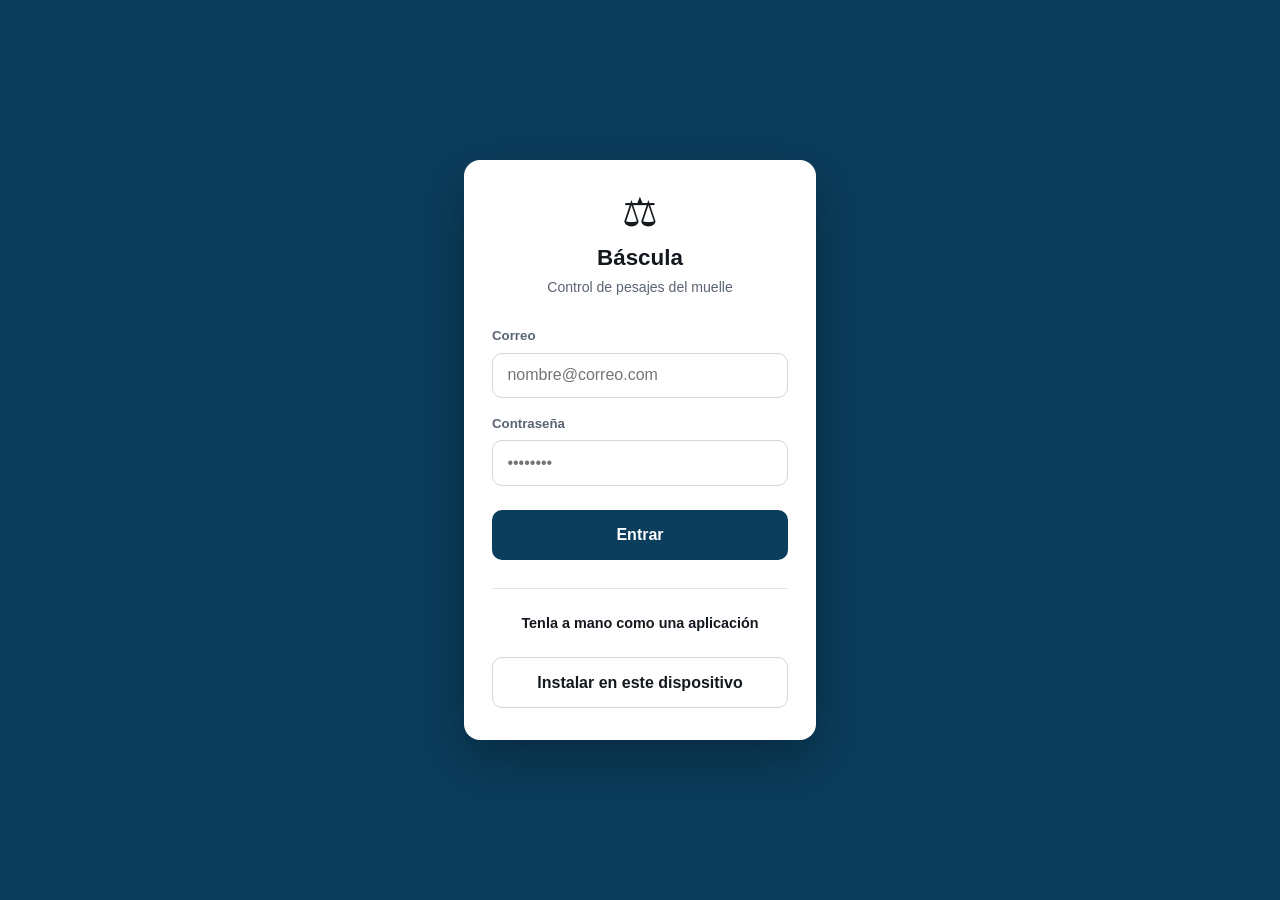
<file: index.html>
<!DOCTYPE html>
<html lang="es">
<head>
  <meta charset="UTF-8">
  <meta name="viewport" content="width=device-width, initial-scale=1.0, viewport-fit=cover">
  <meta name="theme-color" content="#0b3d5c">
  <title>Báscula — Control de pesajes</title>

  <!-- Para poder instalarla como aplicación -->
  <link rel="manifest" href="manifest.json">
  <link rel="apple-touch-icon" href="iconos/icono-180.png">
  <link rel="icon" href="iconos/icono.svg" type="image/svg+xml">
  <meta name="apple-mobile-web-app-capable" content="yes">
  <meta name="apple-mobile-web-app-title" content="Báscula">
  <meta name="apple-mobile-web-app-status-bar-style" content="black-translucent">

  <link rel="stylesheet" href="estilos.css">
</head>
<body>

  <header class="cabecera">
    <div class="cabecera__inner">
      <div class="marca">
        <span class="marca__icono" aria-hidden="true">⚖</span>
        <div>
          <h1>Báscula</h1>
          <p class="marca__sub">Control de pesajes · Muelle</p>
        </div>
      </div>
      <div class="cabecera__derecha">
        <div class="estado" id="estado">
          <span class="estado__punto"></span>
          <span id="estadoTexto">Conectando…</span>
        </div>
        <button class="salir" id="botonSalir" hidden title="Cerrar sesión">Salir</button>
      </div>
    </div>
  </header>

  <!-- Pantalla de acceso: sin cuenta no se ve nada -->
  <div class="acceso" id="acceso" hidden>
    <form class="acceso__caja" id="formAcceso" autocomplete="on">
      <span class="acceso__icono" aria-hidden="true">⚖</span>
      <h1 class="acceso__titulo">Báscula</h1>
      <p class="acceso__sub">Control de pesajes del muelle</p>

      <label class="campo">
        <span class="campo__etiqueta">Correo</span>
        <input type="email" id="accesoCorreo" class="campo__control" required
               autocomplete="username" placeholder="nombre@correo.com">
      </label>

      <label class="campo">
        <span class="campo__etiqueta">Contraseña</span>
        <input type="password" id="accesoClave" class="campo__control" required
               autocomplete="current-password" placeholder="••••••••">
      </label>

      <button type="submit" class="boton boton--principal" id="botonEntrar">Entrar</button>
      <p class="acceso__error" id="accesoError" hidden></p>

      <!-- Instalación: un toque donde se pueda, instrucciones donde no -->
      <div class="instalar" id="instalar" hidden>
        <p class="instalar__titulo">Tenla a mano como una aplicación</p>

        <button type="button" class="boton boton--secundario" id="botonInstalar" hidden>
          Instalar en este dispositivo
        </button>

        <div class="instalar__pasos" id="instalarIOS" hidden>
          <p>En el iPhone, con <strong>Safari</strong>:</p>
          <ol>
            <li>Pulsa <strong>compartir</strong> <span class="instalar__icono">⬆️</span> abajo en el centro</li>
            <li>Baja y elige <strong>«Añadir a pantalla de inicio»</strong></li>
            <li>Pulsa <strong>Añadir</strong></li>
          </ol>
        </div>

        <div class="instalar__pasos" id="instalarOtros" hidden>
          <p>Desde el menú del navegador (los tres puntos), elige
             <strong>«Instalar aplicación»</strong> o
             <strong>«Añadir a pantalla de inicio»</strong>.</p>
        </div>
      </div>
    </form>
  </div>

  <nav class="pestanas" role="tablist">
    <button class="pestana activa" data-vista="pesar" role="tab">
      <span class="pestana__icono">⇩</span> Pesar
    </button>
    <button class="pestana" data-vista="camiones" role="tab">
      <span class="pestana__icono">🚛</span> Camiones
      <span class="chincheta" id="chinchetaCamiones" hidden>0</span>
    </button>
    <button class="pestana" data-vista="registro" role="tab">
      <span class="pestana__icono">☰</span> Registro
    </button>
    <button class="pestana" data-vista="resumen" role="tab">
      <span class="pestana__icono">Σ</span> Resumen
    </button>
    <button class="pestana" data-vista="usuarios" role="tab" id="pestanaUsuarios" hidden>
      <span class="pestana__icono">★</span> Usuarios
    </button>
  </nav>

  <!-- Cuenta apagada por el jefe -->
  <div class="acceso" id="desactivado" hidden>
    <div class="acceso__caja">
      <span class="acceso__icono" aria-hidden="true">🔒</span>
      <h1 class="acceso__titulo">Acceso desactivado</h1>
      <p class="acceso__sub">
        Este usuario no está activo hoy. Habla con el encargado para que
        lo active, o entra con otro que sí lo esté.
      </p>
      <button type="button" class="boton boton--principal" id="botonSalirDesactivado">Salir</button>
    </div>
  </div>

  <main class="contenido">

    <!-- Rescate de lo que quedara apuntado antes de tener nube -->
    <div class="avisoSubir" id="avisoSubir" hidden>
      <div>
        <strong>Hay datos guardados solo en este dispositivo</strong>
        <span id="avisoSubirDetalle"></span>
      </div>
      <div class="avisoSubir__botones">
        <button class="boton boton--secundario boton--pequeno" id="botonSubir">Subirlos a la nube</button>
        <button class="boton boton--fantasma boton--pequeno" id="botonDescartar">No, gracias</button>
      </div>
    </div>

    <!-- ============ PESAR UNA CARGA ============ -->
    <section class="vista activa" id="vista-pesar">
      <div class="tarjeta">
        <h2 class="tarjeta__titulo">Pesar camión cargado</h2>
        <p class="tarjeta__ayuda">Elige el camión, pon el peso con la arena dentro y de qué cliente es. Se puede repetir todas las veces que haga falta.</p>

        <div id="sinCamiones" class="aviso" hidden>
          Todavía no hay camiones dados de alta. Empieza por la pestaña
          <strong>Camiones</strong> y pesa uno vacío para guardar su tara.
        </div>

        <form id="formPesaje" autocomplete="off" hidden>
          <div class="campo">
            <span class="campo__etiqueta">Camión</span>
            <div id="selectorCamiones" class="selector"></div>
          </div>

          <div class="resumenTara" id="resumenCamion" hidden>
            <div>
              <span class="resumenTara__etiqueta">Tara guardada</span>
              <strong id="resumenTaraValor">—</strong>
            </div>
            <div>
              <span class="resumenTara__etiqueta">Viajes de hoy</span>
              <strong id="resumenViajes">—</strong>
            </div>
          </div>

          <label class="campo">
            <span class="campo__etiqueta">Peso cargado (bruto)</span>
            <div class="campo__conUnidad">
              <input type="number" id="pesajeBruto" class="campo__control campo__control--numero"
                     placeholder="0" required min="1" step="1" inputmode="numeric">
              <span class="campo__unidad">kg</span>
            </div>
          </label>

          <label class="campo">
            <span class="campo__etiqueta">Cliente</span>
            <select id="pesajeCliente" class="campo__control" required>
              <option value="">Elige la empresa…</option>
            </select>
          </label>

          <div class="aviso" id="sinEmpresas" hidden>
            El encargado todavía no ha registrado las empresas de este barco.
            Hasta que lo haga no se pueden apuntar viajes.
          </div>

          <label class="campo">
            <span class="campo__etiqueta">Barco <span class="campo__opcional">(se recuerda entre viajes)</span></span>
            <input type="text" id="pesajeBarco" class="campo__control" placeholder="Nombre del barco" list="listaBarcos">
            <datalist id="listaBarcos"></datalist>
          </label>

          <div class="neto" id="cajaNeto">
            <span class="neto__etiqueta">Arena neta</span>
            <span class="neto__valor" id="netoValor">—</span>
          </div>

          <button type="submit" class="boton boton--principal">Registrar viaje</button>
        </form>
      </div>

      <div class="tarjeta" id="tarjetaUltimos" hidden>
        <h2 class="tarjeta__titulo">Últimos viajes</h2>
        <div id="ultimosViajes" class="lista"></div>
      </div>
    </section>

    <!-- ============ CAMIONES ============ -->
    <section class="vista" id="vista-camiones">
      <div class="tarjeta">
        <h2 class="tarjeta__titulo">Dar de alta un camión</h2>
        <p class="tarjeta__ayuda">Se pesa el camión vacío una sola vez. La tara queda guardada y sirve para todos sus viajes.</p>

        <form id="formCamion" autocomplete="off">
          <label class="campo">
            <span class="campo__etiqueta">Matrícula</span>
            <input type="text" id="camionMatricula" class="campo__control campo__control--placa"
                   placeholder="1234 ABC" required maxlength="12" autocapitalize="characters">
          </label>

          <label class="campo">
            <span class="campo__etiqueta">Peso en vacío (tara)</span>
            <div class="campo__conUnidad">
              <input type="number" id="camionTara" class="campo__control campo__control--numero"
                     placeholder="0" required min="1" step="1" inputmode="numeric">
              <span class="campo__unidad">kg</span>
            </div>
          </label>

          <label class="campo">
            <span class="campo__etiqueta">Empresa del camión <span class="campo__opcional">(se pondrá sola al pesarlo)</span></span>
            <select id="camionEmpresa" class="campo__control">
              <option value="">Sin empresa fija</option>
            </select>
          </label>

          <button type="submit" class="boton boton--principal">Guardar camión</button>
        </form>
      </div>

      <div class="tarjeta">
        <h2 class="tarjeta__titulo">
          Camiones dados de alta
          <span class="contador" id="contadorCamiones">0</span>
        </h2>
        <p class="tarjeta__ayuda">Si un camión se vuelve a tarar, se escribe otra vez su matrícula con el peso nuevo y se actualiza. Los viajes ya registrados no cambian.</p>
        <div id="listaCamiones" class="lista"></div>
      </div>
    </section>

    <!-- ============ REGISTRO ============ -->
    <section class="vista" id="vista-registro">
      <div class="tarjeta">
        <div class="tarjeta__cabecera">
          <h2 class="tarjeta__titulo">Registro de pesajes</h2>
          <div class="tarjeta__botones">
            <button class="boton boton--secundario boton--pequeno" id="botonExportar">Exportar a Excel</button>
            <button class="boton boton--secundario boton--pequeno boton--rojo" id="botonVaciar" hidden>Cerrar jornada</button>
          </div>
        </div>

        <label class="campo campo--jornada">
          <span class="campo__etiqueta">Jornada</span>
          <select id="selectorJornada" class="campo__control">
            <option value="">Hoy · jornada abierta</option>
          </select>
        </label>

        <div class="filtros">
          <label class="campo campo--enLinea">
            <span class="campo__etiqueta">Cliente</span>
            <select id="filtroCliente" class="campo__control"><option value="">Todos</option></select>
          </label>
          <label class="campo campo--enLinea">
            <span class="campo__etiqueta">Barco</span>
            <select id="filtroBarco" class="campo__control"><option value="">Todos</option></select>
          </label>
          <label class="campo campo--enLinea">
            <span class="campo__etiqueta">Buscar matrícula</span>
            <input type="search" id="filtroMatricula" class="campo__control" placeholder="1234 ABC">
          </label>
        </div>

        <div class="tablaEnvoltorio">
          <table class="tabla" id="tablaRegistro">
            <thead>
              <tr>
                <th>Hora</th>
                <th>Matrícula</th>
                <th>Cliente</th>
                <th>Barco</th>
                <th class="derecha">Tara</th>
                <th class="derecha">Bruto</th>
                <th class="derecha">Neto</th>
                <th></th>
              </tr>
            </thead>
            <tbody id="cuerpoRegistro"></tbody>
            <tfoot>
              <tr>
                <td colspan="6">Total mostrado</td>
                <td class="derecha" id="totalRegistro">—</td>
                <td></td>
              </tr>
            </tfoot>
          </table>
        </div>
        <p class="vacio" id="registroVacio">Todavía no hay viajes registrados.</p>

        <div id="resumenJornada" hidden>
          <h3 class="subtitulo">Lo que se llevó cada empresa</h3>
          <div id="resumenJornadaLista" class="resumen"></div>
        </div>
      </div>
    </section>

    <!-- ============ RESUMEN ============ -->
    <section class="vista" id="vista-resumen">

      <!-- Arriba del todo: es lo que se mira cada dos por tres -->
      <div class="tarjeta tarjeta--total">
        <span class="totalGeneral__etiqueta">Total descargado</span>
        <span class="totalGeneral__valor" id="totalGeneral">0 kg</span>
        <span class="totalGeneral__detalle" id="totalGeneralDetalle">0 viajes</span>
      </div>

      <div class="tarjeta">
        <h2 class="tarjeta__titulo">Empresas del barco de hoy</h2>
        <p class="tarjeta__ayuda" id="ayudaEmpresas">
          Estas son las únicas empresas que se pueden elegir al pesar, para que
          nadie escriba una a mano y salgan duplicadas por una letra.
        </p>

        <form id="formCupo" class="formLinea" autocomplete="off" hidden>
          <label class="campo">
            <span class="campo__etiqueta">Empresa</span>
            <input type="text" id="cupoCliente" class="campo__control" placeholder="Nombre de la empresa" required>
          </label>
          <label class="campo">
            <span class="campo__etiqueta">Tiene que llevarse <span class="campo__opcional">(si se sabe)</span></span>
            <div class="campo__conUnidad">
              <input type="number" id="cupoKilos" class="campo__control campo__control--numero"
                     placeholder="0" min="1" step="1" inputmode="numeric">
              <span class="campo__unidad">kg</span>
            </div>
          </label>
          <button type="submit" class="boton boton--principal">Guardar</button>
        </form>

        <div id="listaCupos" class="resumen"></div>
      </div>

      <div class="tarjeta">
        <h2 class="tarjeta__titulo">Total por cliente</h2>
        <p class="tarjeta__ayuda">Suma de arena neta descargada, por empresa.</p>
        <div id="resumenClientes" class="resumen"></div>
      </div>

      <div class="tarjeta">
        <h2 class="tarjeta__titulo">Viajes por camión</h2>
        <div id="resumenCamiones" class="resumen"></div>
      </div>
    </section>

    <!-- ============ USUARIOS (solo el jefe) ============ -->
    <section class="vista" id="vista-usuarios">
      <div class="tarjeta">
        <h2 class="tarjeta__titulo">Quién puede trabajar hoy</h2>
        <p class="tarjeta__ayuda">
          Enciende solo a los que estén de turno. El que esté apagado no puede ver
          ni apuntar nada, aunque sepa su contraseña. Ponles el nombre de la persona
          a la que le has dado cada usuario, para saber después quién apuntó qué.
        </p>
        <div id="listaUsuarios" class="lista"></div>
      </div>
    </section>

  </main>

  <div class="mensaje" id="mensaje" role="status" aria-live="polite"></div>

  <!-- Confirmación propia: la del navegador viene bloqueada en muchos sitios -->
  <div class="modal" id="modal" hidden>
    <div class="modal__caja" role="alertdialog" aria-modal="true" aria-labelledby="modalTexto">
      <h3 class="modal__titulo" id="modalTitulo">¿Seguro?</h3>
      <p class="modal__texto" id="modalTexto"></p>
      <div class="modal__acciones">
        <button type="button" class="boton boton--secundario" id="modalCancelar">Cancelar</button>
        <button type="button" class="boton boton--peligro" id="modalConfirmar">Borrar</button>
      </div>
    </div>
  </div>

  <!-- Corregir un viaje: solo el encargado -->
  <div class="modal" id="modalEditar" hidden>
    <div class="modal__caja modal__caja--ancha" role="dialog" aria-modal="true">
      <h3 class="modal__titulo">Corregir viaje</h3>
      <p class="modal__texto" id="editarOriginal"></p>

      <form id="formEditar" autocomplete="off">
        <label class="campo">
          <span class="campo__etiqueta">Camión</span>
          <select id="editarCamion" class="campo__control"></select>
        </label>

        <label class="campo">
          <span class="campo__etiqueta">Peso cargado (bruto)</span>
          <div class="campo__conUnidad">
            <input type="number" id="editarBruto" class="campo__control campo__control--numero"
                   required min="1" step="1" inputmode="numeric">
            <span class="campo__unidad">kg</span>
          </div>
        </label>

        <label class="campo">
          <span class="campo__etiqueta">Cliente</span>
          <select id="editarCliente" class="campo__control" required></select>
        </label>

        <label class="campo">
          <span class="campo__etiqueta">Barco</span>
          <input type="text" id="editarBarco" class="campo__control" placeholder="Nombre del barco">
        </label>

        <div class="neto" id="editarCajaNeto">
          <span class="neto__etiqueta">Arena neta</span>
          <span class="neto__valor" id="editarNeto">—</span>
        </div>

        <div class="modal__acciones">
          <button type="button" class="boton boton--secundario" id="editarCancelar">Cancelar</button>
          <button type="submit" class="boton boton--principal">Guardar cambios</button>
        </div>
      </form>
    </div>
  </div>

  <script src="lib/supabase.js"></script>
  <script src="config.js"></script>
  <script src="datos.js"></script>
  <script src="app.js"></script>
</body>
</html>
</file>
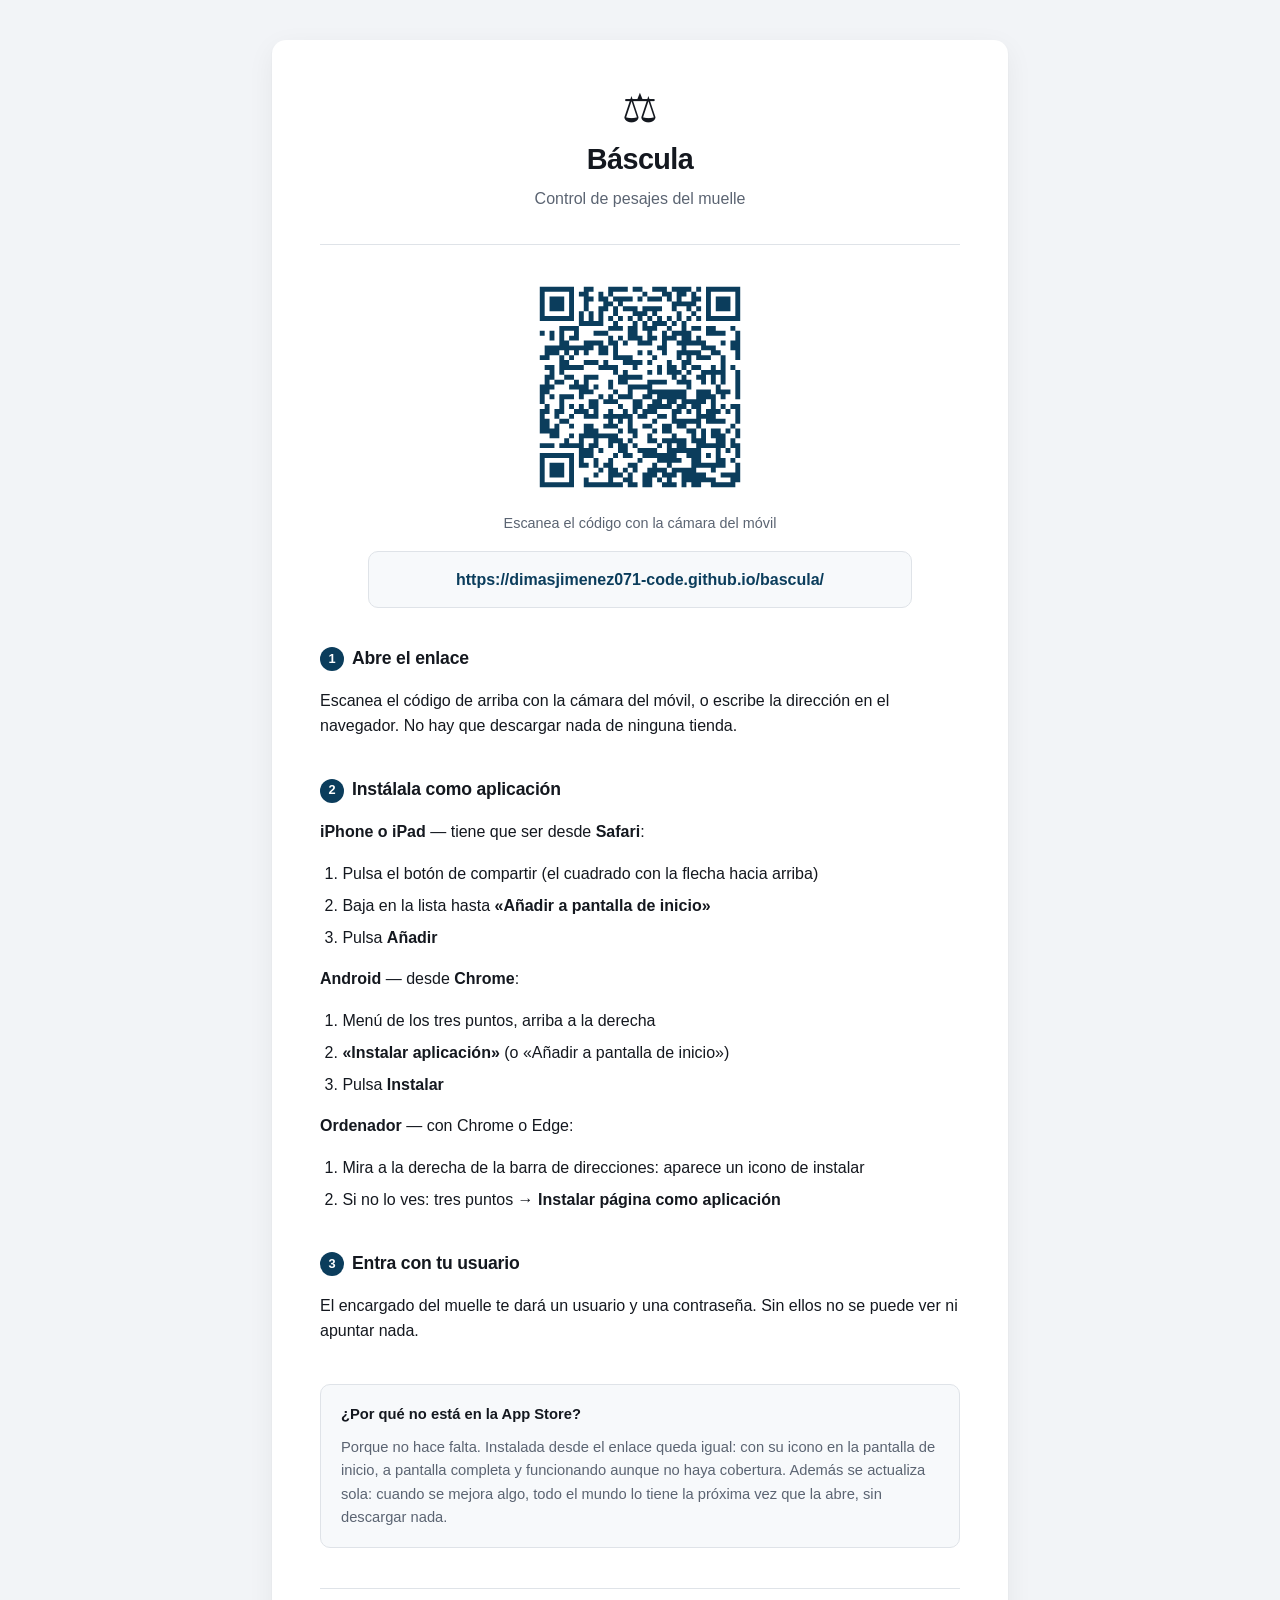
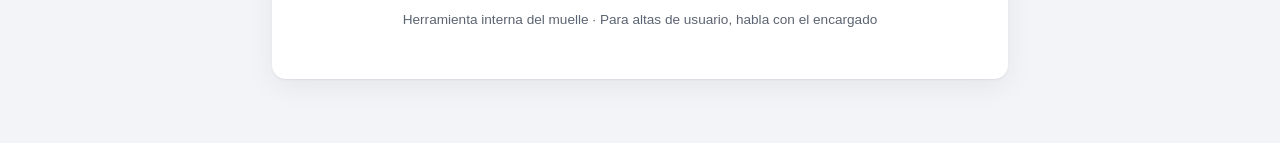
<file: instalar.html>
<!DOCTYPE html>
<html lang="es">
<head>
  <meta charset="UTF-8">
  <meta name="viewport" content="width=device-width, initial-scale=1.0">
  <title>Báscula — cómo instalarla</title>
  <style>
    :root {
      --azul: #0b3d5c;
      --texto: #14181f;
      --suave: #5b6472;
      --linea: #dfe3e8;
    }
    * { box-sizing: border-box; }
    body {
      margin: 0;
      padding: 2.5rem 1.5rem 4rem;
      font-family: -apple-system, BlinkMacSystemFont, "Segoe UI", Roboto, Helvetica, Arial, sans-serif;
      color: var(--texto);
      line-height: 1.6;
      background: #f2f4f7;
    }
    .hoja {
      max-width: 46rem;
      margin: 0 auto;
      padding: clamp(1.5rem, 5vw, 3rem);
      background: #fff;
      border-radius: 14px;
      box-shadow: 0 1px 2px rgba(16,24,40,.06), 0 8px 28px rgba(16,24,40,.06);
    }

    header { text-align: center; padding-bottom: 2rem; border-bottom: 1px solid var(--linea); }
    .icono { font-size: 2.5rem; line-height: 1; }
    h1 { margin: .5rem 0 .25rem; font-size: 1.8rem; letter-spacing: -.02em; }
    .lema { margin: 0; color: var(--suave); }

    .qr { text-align: center; padding: 2rem 0 1rem; }
    .qr svg { width: 220px; height: 220px; }
    .qr p { margin: .5rem 0 0; font-size: .9rem; color: var(--suave); }

    .enlace {
      display: block;
      margin: 0 auto 2rem;
      max-width: 34rem;
      padding: .9rem 1rem;
      border: 1px solid var(--linea);
      border-radius: 10px;
      background: #f7f9fb;
      text-align: center;
      font-size: 1rem;
      font-weight: 600;
      color: var(--azul);
      word-break: break-all;
      text-decoration: none;
    }

    h2 {
      margin: 2.25rem 0 .75rem;
      font-size: 1.1rem;
      letter-spacing: -.01em;
    }
    h2 .num {
      display: inline-grid;
      place-items: center;
      width: 24px; height: 24px;
      margin-right: .5rem;
      border-radius: 50%;
      background: var(--azul);
      color: #fff;
      font-size: .8rem;
      vertical-align: .05em;
    }

    ol, ul { margin: .5rem 0 0; padding-left: 1.4rem; }
    li { margin-bottom: .4rem; }
    strong { font-weight: 600; }

    .nota {
      margin-top: 2.5rem;
      padding: 1.1rem 1.25rem;
      border-radius: 10px;
      background: #f7f9fb;
      border: 1px solid var(--linea);
      font-size: .92rem;
      color: var(--suave);
    }
    .nota strong { color: var(--texto); }

    footer {
      margin-top: 2.5rem;
      padding-top: 1.25rem;
      border-top: 1px solid var(--linea);
      font-size: .85rem;
      color: var(--suave);
      text-align: center;
    }

    @media print {
      body { background: #fff; padding: 0; }
      .hoja { box-shadow: none; border-radius: 0; max-width: none; padding: 0; }
      h2 { page-break-after: avoid; }
    }
  </style>
</head>
<body>
  <div class="hoja">

    <header>
      <div class="icono">⚖</div>
      <h1>Báscula</h1>
      <p class="lema">Control de pesajes del muelle</p>
    </header>

    <div class="qr">
      <img src="qr.svg" alt="Código QR con la dirección de la aplicación" width="220" height="220">
      <p>Escanea el código con la cámara del móvil</p>
    </div>

    <a class="enlace" href="https://dimasjimenez071-code.github.io/bascula/">https://dimasjimenez071-code.github.io/bascula/</a>

    <h2><span class="num">1</span>Abre el enlace</h2>
    <p>Escanea el código de arriba con la cámara del móvil, o escribe la dirección
      en el navegador. No hay que descargar nada de ninguna tienda.</p>

    <h2><span class="num">2</span>Instálala como aplicación</h2>

    <p><strong>iPhone o iPad</strong> — tiene que ser desde <strong>Safari</strong>:</p>
    <ol>
      <li>Pulsa el botón de compartir (el cuadrado con la flecha hacia arriba)</li>
      <li>Baja en la lista hasta <strong>«Añadir a pantalla de inicio»</strong></li>
      <li>Pulsa <strong>Añadir</strong></li>
    </ol>

    <p><strong>Android</strong> — desde <strong>Chrome</strong>:</p>
    <ol>
      <li>Menú de los tres puntos, arriba a la derecha</li>
      <li><strong>«Instalar aplicación»</strong> (o «Añadir a pantalla de inicio»)</li>
      <li>Pulsa <strong>Instalar</strong></li>
    </ol>

    <p><strong>Ordenador</strong> — con Chrome o Edge:</p>
    <ol>
      <li>Mira a la derecha de la barra de direcciones: aparece un icono de instalar</li>
      <li>Si no lo ves: tres puntos → <strong>Instalar página como aplicación</strong></li>
    </ol>

    <h2><span class="num">3</span>Entra con tu usuario</h2>
    <p>El encargado del muelle te dará un usuario y una contraseña. Sin ellos no se
      puede ver ni apuntar nada.</p>

    <div class="nota">
      <p style="margin:0 0 .6rem"><strong>¿Por qué no está en la App Store?</strong></p>
      <p style="margin:0">Porque no hace falta. Instalada desde el enlace queda igual: con
      su icono en la pantalla de inicio, a pantalla completa y funcionando aunque no haya
      cobertura. Además se actualiza sola: cuando se mejora algo, todo el mundo lo tiene
      la próxima vez que la abre, sin descargar nada.</p>
    </div>

    <footer>
      Herramienta interna del muelle · Para altas de usuario, habla con el encargado
    </footer>

  </div>
</body>
</html>
</file>
<file: estilos.css>
/* =========================================================
   BÁSCULA — hoja de estilos
   Pensada para usarse en el móvil, a pie de báscula:
   texto grande, botones grandes y mucho contraste.
   ========================================================= */

:root {
  --azul: #0b3d5c;
  --azul-claro: #14618c;
  --ambar: #d97706;
  --verde: #14804a;
  --rojo: #b42318;

  --texto: #14181f;
  --texto-suave: #5b6472;
  --linea: #dfe3e8;
  --fondo: #f2f4f7;
  --panel: #ffffff;

  --radio: 12px;
  --sombra: 0 1px 2px rgba(16, 24, 40, 0.06), 0 4px 14px rgba(16, 24, 40, 0.05);
}

* { box-sizing: border-box; }

/* Lo que está marcado como oculto, se oculta. Sin esto, cualquier regla
   de CSS que dé un "display" al elemento se impone y lo deja visible. */
[hidden] { display: none !important; }

body {
  margin: 0;
  font-family: -apple-system, BlinkMacSystemFont, "Segoe UI", Roboto, Helvetica, Arial, sans-serif;
  background: var(--fondo);
  color: var(--texto);
  line-height: 1.5;
  -webkit-font-smoothing: antialiased;
  padding-bottom: 3rem;
}

h1, h2, h3, p { margin: 0; }
button, input, select { font-family: inherit; font-size: inherit; }

/* =========================================================
   Cabecera
   ========================================================= */

.cabecera {
  background: var(--azul);
  color: #fff;
  padding: env(safe-area-inset-top) 0 0;
}
.cabecera__inner {
  max-width: 1100px;
  margin: 0 auto;
  padding: 0.9rem 1rem;
  display: flex;
  align-items: center;
  justify-content: space-between;
  gap: 1rem;
}
.marca { display: flex; align-items: center; gap: 0.7rem; }
.marca__icono { font-size: 1.6rem; line-height: 1; }
.marca h1 { font-size: 1.15rem; font-weight: 700; letter-spacing: -0.01em; }
.marca__sub { font-size: 0.78rem; color: rgba(255,255,255,0.65); }

.estado {
  display: flex;
  align-items: center;
  gap: 0.45rem;
  padding: 0.35rem 0.7rem;
  border: 1px solid rgba(255,255,255,0.25);
  border-radius: 100px;
  font-size: 0.75rem;
  color: rgba(255,255,255,0.85);
  white-space: nowrap;
}
.estado__punto {
  width: 7px; height: 7px;
  border-radius: 50%;
  background: #4ade80;
  flex: none;
}

.cabecera__derecha { display: flex; align-items: center; gap: 0.5rem; }

.salir {
  padding: 0.35rem 0.8rem;
  border: 1px solid rgba(255,255,255,0.25);
  border-radius: 100px;
  background: none;
  color: rgba(255,255,255,0.8);
  font-size: 0.75rem;
  cursor: pointer;
  transition: background 0.2s, color 0.2s;
}
.salir:hover { background: rgba(255,255,255,0.12); color: #fff; }

/* =========================================================
   Pantalla de acceso
   ========================================================= */

.acceso {
  position: fixed;
  inset: 0;
  z-index: 80;
  display: grid;
  place-items: center;
  padding: 1.5rem;
  background: var(--azul);
  overflow-y: auto;
}

.acceso__caja {
  width: 100%;
  max-width: 22rem;
  padding: 2rem 1.75rem;
  border-radius: 16px;
  background: var(--panel);
  box-shadow: 0 20px 50px rgba(0, 0, 0, 0.3);
  text-align: center;
}
.acceso__icono { font-size: 2.5rem; line-height: 1; }
.acceso__titulo { margin: 0.5rem 0 0.15rem; font-size: 1.4rem; font-weight: 700; }
.acceso__sub { margin-bottom: 1.75rem; font-size: 0.88rem; color: var(--texto-suave); }
.acceso__caja .campo { text-align: left; }
.acceso__caja .boton { width: 100%; margin-top: 0.5rem; }

.acceso__error {
  margin-top: 1rem;
  padding: 0.7rem 0.9rem;
  border-radius: 8px;
  background: #fdf3f2;
  border: 1px solid #f0c2bd;
  color: var(--rojo);
  font-size: 0.87rem;
}

/* =========================================================
   Invitación a instalar, en la pantalla de acceso
   ========================================================= */

.instalar {
  margin-top: 1.75rem;
  padding-top: 1.5rem;
  border-top: 1px solid var(--linea);
  text-align: left;
}
.instalar__titulo {
  margin: 0 0 0.9rem;
  font-size: 0.9rem;
  font-weight: 700;
  text-align: center;
}
.instalar .boton { width: 100%; }

.instalar__pasos {
  font-size: 0.87rem;
  color: var(--texto-suave);
  line-height: 1.55;
}
.instalar__pasos p { margin: 0 0 0.5rem; }
.instalar__pasos ol { margin: 0; padding-left: 1.2rem; }
.instalar__pasos li { margin-bottom: 0.3rem; }
.instalar__pasos strong { color: var(--texto); }
.instalar__icono { font-size: 1rem; }

/* =========================================================
   Aviso de datos pendientes de subir
   ========================================================= */

.avisoSubir {
  display: flex;
  align-items: center;
  justify-content: space-between;
  gap: 1rem;
  flex-wrap: wrap;
  margin-bottom: 1rem;
  padding: 0.9rem 1.1rem;
  border-radius: var(--radio);
  background: #fff7ed;
  border: 1px solid #fed7aa;
  color: #7c2d12;
  font-size: 0.9rem;
}
.avisoSubir strong { display: block; }
.avisoSubir__botones { display: flex; gap: 0.4rem; align-items: center; flex-wrap: wrap; }
.avisoSubir .boton--fantasma { color: #7c2d12; }
.avisoSubir .boton--fantasma:hover { text-decoration: underline; }

/* =========================================================
   Pestañas
   ========================================================= */

.pestanas {
  position: sticky;
  top: 0;
  z-index: 20;
  display: flex;
  background: var(--panel);
  border-bottom: 1px solid var(--linea);
  overflow-x: auto;
  scrollbar-width: none;
}
.pestanas::-webkit-scrollbar { display: none; }

.pestana {
  position: relative;
  flex: 1 0 auto;
  min-width: 88px;
  padding: 0.95rem 0.75rem;
  border: none;
  background: none;
  color: var(--texto-suave);
  font-size: 0.9rem;
  font-weight: 600;
  cursor: pointer;
  border-bottom: 3px solid transparent;
  transition: color 0.2s, border-color 0.2s, background 0.2s;
}
.pestana:hover { background: #f7f9fb; }
.pestana.activa { color: var(--azul); border-bottom-color: var(--azul); }

.pestana__icono {
  display: inline-grid;
  place-items: center;
  width: 20px; height: 20px;
  margin-right: 0.35rem;
  border-radius: 50%;
  background: var(--linea);
  color: var(--texto-suave);
  font-size: 0.72rem;
  vertical-align: -0.2em;
}
.pestana.activa .pestana__icono { background: var(--azul); color: #fff; }

.chincheta {
  display: inline-grid;
  place-items: center;
  min-width: 19px; height: 19px;
  margin-left: 0.35rem;
  padding: 0 0.3rem;
  border-radius: 100px;
  background: var(--ambar);
  color: #fff;
  font-size: 0.7rem;
  vertical-align: -0.15em;
}

/* =========================================================
   Estructura
   ========================================================= */

.contenido {
  max-width: 1100px;
  margin: 0 auto;
  padding: 1rem;
}

.vista { display: none; }
.vista.activa { display: grid; gap: 1rem; }

.tarjeta {
  background: var(--panel);
  border: 1px solid var(--linea);
  border-radius: var(--radio);
  box-shadow: var(--sombra);
  padding: 1.15rem;
  /* Sin esto, una tabla ancha estira la tarjeta y se sale de la pantalla:
     dentro de un grid los elementos no se encogen por debajo de su contenido. */
  min-width: 0;
}
.tarjeta__cabecera {
  display: flex;
  align-items: center;
  justify-content: space-between;
  gap: 1rem;
  flex-wrap: wrap;
  margin-bottom: 1rem;
}
.tarjeta__titulo {
  display: flex;
  align-items: center;
  gap: 0.6rem;
  font-size: 1.05rem;
  font-weight: 700;
  letter-spacing: -0.01em;
}
.tarjeta__cabecera .tarjeta__titulo { margin: 0; }
.tarjeta__ayuda {
  margin: 0.35rem 0 1.25rem;
  font-size: 0.88rem;
  color: var(--texto-suave);
}

.contador {
  display: inline-grid;
  place-items: center;
  min-width: 22px; height: 22px;
  padding: 0 0.4rem;
  border-radius: 100px;
  background: var(--fondo);
  border: 1px solid var(--linea);
  font-size: 0.78rem;
  color: var(--texto-suave);
}

/* =========================================================
   Formularios
   ========================================================= */

.campo { display: block; margin-bottom: 1rem; }
.campo__etiqueta {
  display: block;
  margin-bottom: 0.4rem;
  font-size: 0.83rem;
  font-weight: 600;
  color: var(--texto-suave);
}
.campo__opcional { font-weight: 400; color: #98a2b3; }

.campo__control {
  width: 100%;
  padding: 0.8rem 0.9rem;
  border: 1px solid #cfd6de;
  border-radius: 10px;
  background: #fff;
  color: var(--texto);
  font-size: 1rem;
  transition: border-color 0.15s, box-shadow 0.15s;
}
.campo__control:focus {
  outline: none;
  border-color: var(--azul-claro);
  box-shadow: 0 0 0 3px rgba(20, 97, 140, 0.15);
}

.campo__control--placa {
  font-size: 1.35rem;
  font-weight: 700;
  letter-spacing: 0.09em;
  text-transform: uppercase;
}
.campo__control--numero {
  font-size: 1.6rem;
  font-weight: 700;
  font-variant-numeric: tabular-nums;
}

.campo__conUnidad { position: relative; }
.campo__conUnidad .campo__control { padding-right: 3.2rem; }
.campo__unidad {
  position: absolute;
  right: 0.9rem;
  top: 50%;
  translate: 0 -50%;
  font-weight: 600;
  color: var(--texto-suave);
}

.campo--enLinea { margin: 0; }

/* Selector de jornada: destacado, porque cambia todo lo de debajo */
.campo--jornada { margin-bottom: 1.1rem; }
.campo--jornada .campo__control {
  font-weight: 600;
  border-color: var(--azul-claro);
  background: #f4f9fc;
}

.subtitulo {
  margin: 1.75rem 0 0.9rem;
  padding-top: 1.25rem;
  border-top: 1px solid var(--linea);
  font-size: 0.95rem;
  font-weight: 700;
}

.filtros {
  display: grid;
  grid-template-columns: repeat(auto-fit, minmax(160px, 1fr));
  gap: 0.75rem;
  margin-bottom: 1.1rem;
}

/* =========================================================
   Botones
   ========================================================= */

.boton {
  display: inline-block;
  width: 100%;
  padding: 0.95rem 1.25rem;
  border: 1px solid transparent;
  border-radius: 10px;
  font-size: 1rem;
  font-weight: 600;
  cursor: pointer;
  transition: background 0.15s, transform 0.1s, opacity 0.15s;
}
.boton:active { transform: scale(0.99); }

.boton--principal { background: var(--azul); color: #fff; }
.boton--principal:hover { background: #0e4d73; }

.boton--secundario {
  width: auto;
  background: #fff;
  border-color: #cfd6de;
  color: var(--texto);
}
.boton--secundario:hover { background: #f7f9fb; }

.boton--pequeno { padding: 0.55rem 0.9rem; font-size: 0.87rem; }

.boton--azul { color: var(--azul-claro); }
.boton--rojo { color: var(--rojo); border-color: #f0c2bd; }

/* Botones de la columna de acciones del registro */
.tabla .acciones { display: flex; gap: 0.15rem; white-space: nowrap; }
.boton--rojo:hover { background: #fdf3f2; border-color: var(--rojo); }

.tarjeta__botones { display: flex; gap: 0.5rem; flex-wrap: wrap; }

.boton--fantasma {
  width: auto;
  padding: 0.35rem 0.6rem;
  background: none;
  border: none;
  color: var(--rojo);
  font-size: 0.85rem;
}
.boton--fantasma:hover { text-decoration: underline; }

/* =========================================================
   Lista de pendientes
   ========================================================= */

.lista { display: grid; gap: 0.6rem; }

.pendiente {
  display: flex;
  align-items: center;
  gap: 0.9rem;
  padding: 0.85rem 1rem;
  border: 1px solid var(--linea);
  border-left: 4px solid var(--ambar);
  border-radius: 10px;
  background: #fffdf8;
}
.pendiente__placa {
  font-size: 1.05rem;
  font-weight: 700;
  letter-spacing: 0.06em;
}
.pendiente__datos { font-size: 0.82rem; color: var(--texto-suave); }
.pendiente__acciones { margin-left: auto; display: flex; gap: 0.4rem; }

/* Viajes ya registrados: en verde, para distinguirlos de las fichas */
.pendiente--hecho { border-left-color: var(--verde); background: #f5fbf8; }
.pendiente__peso {
  margin-left: auto;
  font-size: 1.05rem;
  font-weight: 700;
  color: var(--verde);
  font-variant-numeric: tabular-nums;
}

/* Selector de camión en la pantalla de carga */
.selector { display: grid; gap: 0.5rem; }
.selector__opcion {
  display: flex;
  align-items: center;
  gap: 0.75rem;
  width: 100%;
  padding: 0.8rem 1rem;
  border: 1px solid #cfd6de;
  border-radius: 10px;
  background: #fff;
  text-align: left;
  cursor: pointer;
  transition: border-color 0.15s, background 0.15s;
}
.selector__opcion:hover { border-color: var(--azul-claro); }
.selector__opcion.elegida {
  border-color: var(--azul);
  background: #eef6fb;
  box-shadow: 0 0 0 2px rgba(11, 61, 92, 0.12);
}
.selector__placa { font-weight: 700; letter-spacing: 0.06em; }
.selector__meta { margin-left: auto; font-size: 0.82rem; color: var(--texto-suave); }

.resumenTara {
  display: flex;
  gap: 2rem;
  flex-wrap: wrap;
  margin-bottom: 1rem;
  padding: 0.85rem 1rem;
  border-radius: 10px;
  background: var(--fondo);
}
.resumenTara__etiqueta {
  display: block;
  font-size: 0.75rem;
  color: var(--texto-suave);
}
.resumenTara strong { font-size: 1.05rem; font-variant-numeric: tabular-nums; }

/* Caja del peso neto calculado */
.neto {
  display: flex;
  align-items: baseline;
  justify-content: space-between;
  gap: 1rem;
  margin: 1.25rem 0;
  padding: 1.1rem 1.25rem;
  border-radius: 12px;
  background: var(--azul);
  color: #fff;
}
.neto__etiqueta { font-size: 0.85rem; color: rgba(255,255,255,0.75); }
.neto__valor {
  font-size: 2rem;
  font-weight: 700;
  font-variant-numeric: tabular-nums;
  letter-spacing: -0.02em;
}
.neto--error { background: var(--rojo); }

/* =========================================================
   Tabla
   ========================================================= */

.tablaEnvoltorio {
  max-width: 100%;
  overflow-x: auto;
  -webkit-overflow-scrolling: touch;
}

.tabla {
  width: 100%;
  border-collapse: collapse;
  font-size: 0.88rem;
  white-space: nowrap;
}
.tabla th, .tabla td {
  padding: 0.65rem 0.7rem;
  border-bottom: 1px solid var(--linea);
  text-align: left;
}
.tabla th {
  font-size: 0.75rem;
  text-transform: uppercase;
  letter-spacing: 0.05em;
  color: var(--texto-suave);
  background: #fafbfc;
  position: sticky;
  top: 0;
}
.tabla .derecha { text-align: right; font-variant-numeric: tabular-nums; }
.tabla tbody tr:hover { background: #f7f9fb; }
.tabla .placa { font-weight: 700; letter-spacing: 0.05em; }
.tabla .neto-celda { font-weight: 700; color: var(--verde); }
.tabla tfoot td {
  padding-top: 0.9rem;
  font-weight: 700;
  border-bottom: none;
  font-variant-numeric: tabular-nums;
}

.vacio {
  padding: 2rem 1rem;
  text-align: center;
  color: var(--texto-suave);
  font-size: 0.9rem;
}

/* =========================================================
   Resumen
   ========================================================= */

.resumen { display: grid; gap: 0.6rem; }

.clienteFila {
  display: flex;
  align-items: center;
  gap: 1rem;
  padding: 0.9rem 1rem;
  border: 1px solid var(--linea);
  border-radius: 10px;
}
.clienteFila__nombre { font-weight: 600; }
.clienteFila__viajes { font-size: 0.8rem; color: var(--texto-suave); }
.clienteFila__peso {
  margin-left: auto;
  font-size: 1.15rem;
  font-weight: 700;
  font-variant-numeric: tabular-nums;
}
.clienteFila__barra {
  height: 4px;
  margin-top: 0.45rem;
  border-radius: 100px;
  background: var(--azul-claro);
  opacity: 0.35;
}

.tarjeta--total {
  display: grid;
  gap: 0.2rem;
  text-align: center;
  background: var(--azul);
  border-color: var(--azul);
  color: #fff;
  padding: 1.5rem;
}
.totalGeneral__etiqueta { font-size: 0.85rem; color: rgba(255,255,255,0.75); }
.totalGeneral__valor {
  font-size: 2.4rem;
  font-weight: 700;
  font-variant-numeric: tabular-nums;
  letter-spacing: -0.02em;
}
.totalGeneral__detalle { font-size: 0.85rem; color: rgba(255,255,255,0.7); }

/* =========================================================
   Cupos: lo que se lleva cada empresa
   ========================================================= */

.formLinea {
  display: grid;
  grid-template-columns: 1fr auto auto;
  gap: 0.75rem;
  align-items: end;
  margin-bottom: 1.5rem;
}
.formLinea .campo { margin: 0; }
.formLinea .boton { width: auto; padding: 0.8rem 1.4rem; }

@media (max-width: 620px) {
  .formLinea { grid-template-columns: 1fr; }
  .formLinea .boton { width: 100%; }
}

.cupo {
  padding: 0.95rem 1.1rem;
  border: 1px solid var(--linea);
  border-radius: 10px;
}
.cupo--completo { border-color: #b7e4c7; background: #f5fbf8; }

.cupo__cabecera {
  display: flex;
  align-items: center;
  justify-content: space-between;
  gap: 0.75rem;
  margin-bottom: 0.7rem;
}
.cupo__nombre { font-weight: 700; }
.cupo__acciones { display: flex; gap: 0.1rem; flex: none; }

.cupo__barra {
  height: 8px;
  border-radius: 100px;
  background: var(--linea);
  overflow: hidden;
}
.cupo__barra i {
  display: block;
  height: 100%;
  border-radius: 100px;
  background: var(--azul-claro);
  transition: width 0.5s cubic-bezier(0.22, 1, 0.36, 1);
}
.cupo--completo .cupo__barra i { background: var(--verde); }

.cupo__cifras {
  display: flex;
  flex-wrap: wrap;
  gap: 0.35rem 1.25rem;
  margin-top: 0.7rem;
  font-size: 0.85rem;
  color: var(--texto-suave);
}
.cupo__cifras b { color: var(--texto); font-variant-numeric: tabular-nums; }
.cupo__total { margin-left: auto; }
.cupo__pasado { color: var(--ambar); }

/* =========================================================
   Usuarios
   ========================================================= */

.usuario {
  display: flex;
  align-items: center;
  gap: 1rem;
  padding: 0.85rem 1rem;
  border: 1px solid var(--linea);
  border-left: 4px solid var(--linea);
  border-radius: 10px;
  background: #fbfcfd;
}
.usuario--activo { border-left-color: var(--verde); background: #fff; }

.usuario__datos { flex: 1; min-width: 0; }
.usuario__correo {
  font-size: 0.82rem;
  color: var(--texto-suave);
  margin-bottom: 0.3rem;
  overflow: hidden;
  text-overflow: ellipsis;
}
.usuario__nombre {
  width: 100%;
  padding: 0.4rem 0.6rem;
  border: 1px solid var(--linea);
  border-radius: 8px;
  font-size: 0.95rem;
  font-weight: 600;
}
.usuario__nombre:focus {
  outline: none;
  border-color: var(--azul-claro);
  box-shadow: 0 0 0 3px rgba(20, 97, 140, 0.15);
}

.etiquetaJefe {
  padding: 0.3rem 0.7rem;
  border-radius: 100px;
  background: var(--azul);
  color: #fff;
  font-size: 0.72rem;
  font-weight: 600;
  white-space: nowrap;
}

.interruptor {
  position: relative;
  width: 52px;
  height: 30px;
  flex: none;
  padding: 0;
  border: none;
  border-radius: 100px;
  background: #cfd6de;
  cursor: pointer;
  transition: background 0.25s;
}
.interruptor.encendido { background: var(--verde); }
.interruptor:disabled { opacity: 0.5; cursor: wait; }

.interruptor__bola {
  position: absolute;
  top: 3px;
  left: 3px;
  width: 24px;
  height: 24px;
  border-radius: 50%;
  background: #fff;
  box-shadow: 0 1px 3px rgba(0,0,0,0.2);
  transition: transform 0.25s cubic-bezier(0.22, 1, 0.36, 1);
}
.interruptor.encendido .interruptor__bola { transform: translateX(22px); }

/* =========================================================
   Avisos y mensajes
   ========================================================= */

.aviso {
  padding: 0.9rem 1rem;
  border-radius: 10px;
  background: #fff7ed;
  border: 1px solid #fed7aa;
  color: #7c2d12;
  font-size: 0.9rem;
}

.mensaje {
  position: fixed;
  left: 50%;
  bottom: 1.25rem;
  translate: -50% 0;
  z-index: 50;
  max-width: calc(100% - 2rem);
  padding: 0.85rem 1.25rem;
  border-radius: 100px;
  background: var(--texto);
  color: #fff;
  font-size: 0.92rem;
  font-weight: 500;
  box-shadow: 0 8px 24px rgba(16, 24, 40, 0.25);
  opacity: 0;
  pointer-events: none;
  transform: translateY(12px);
  transition: opacity 0.25s, transform 0.25s;
}
.mensaje.visible { opacity: 1; transform: translateY(0); }
.mensaje.error { background: var(--rojo); }
.mensaje.exito { background: var(--verde); }

/* =========================================================
   Ventana de confirmación
   ========================================================= */

.modal {
  position: fixed;
  inset: 0;
  z-index: 60;
  display: grid;
  place-items: center;
  padding: 1.25rem;
  background: rgba(16, 24, 40, 0.55);
  animation: aparecerFondo 0.18s ease;
}
.modal[hidden] { display: none; }

.modal__caja {
  width: 100%;
  max-width: 26rem;
  padding: 1.5rem;
  border-radius: 14px;
  background: var(--panel);
  box-shadow: 0 20px 50px rgba(16, 24, 40, 0.3);
  animation: aparecerCaja 0.22s cubic-bezier(0.22, 1, 0.36, 1);
}
.modal__titulo { margin-bottom: 0.5rem; font-size: 1.1rem; font-weight: 700; }
.modal__texto { margin-bottom: 1.5rem; color: var(--texto-suave); }

.modal__caja--ancha {
  max-width: 30rem;
  max-height: 88vh;
  overflow-y: auto;
  text-align: left;
}
.modal__caja--ancha .modal__texto {
  padding: 0.7rem 0.9rem;
  border-radius: 8px;
  background: var(--fondo);
  font-size: 0.85rem;
}
.modal__caja--ancha .neto { margin: 1rem 0 1.5rem; }

.modal__acciones {
  display: flex;
  gap: 0.6rem;
  justify-content: flex-end;
  flex-wrap: wrap;
}
.modal__acciones .boton { width: auto; min-width: 120px; }

.boton--peligro { background: var(--rojo); color: #fff; }
.boton--peligro:hover { background: #9a1c13; }

@keyframes aparecerFondo { from { opacity: 0; } to { opacity: 1; } }
@keyframes aparecerCaja {
  from { opacity: 0; transform: translateY(14px) scale(0.97); }
  to   { opacity: 1; transform: translateY(0) scale(1); }
}

/* =========================================================
   Pantallas grandes
   ========================================================= */

/* En móviles estrechos, que las cuatro pestañas quepan sin deslizar */
@media (max-width: 520px) {
  .pestana {
    min-width: 0;
    padding: 0.85rem 0.35rem;
    font-size: 0.82rem;
  }
  .pestana__icono { display: none; }
  .chincheta { margin-left: 0.25rem; }
  .marca__sub { display: none; }
  .estado { font-size: 0.7rem; padding: 0.3rem 0.55rem; }
}

@media (min-width: 800px) {
  .contenido { padding: 1.5rem 1rem 3rem; }
  .vista.activa { gap: 1.25rem; }
  .tarjeta { padding: 1.5rem; }
  .boton--principal { width: auto; min-width: 220px; }
  #vista-tara.activa { grid-template-columns: 1fr 1fr; align-items: start; }
}
</file>
